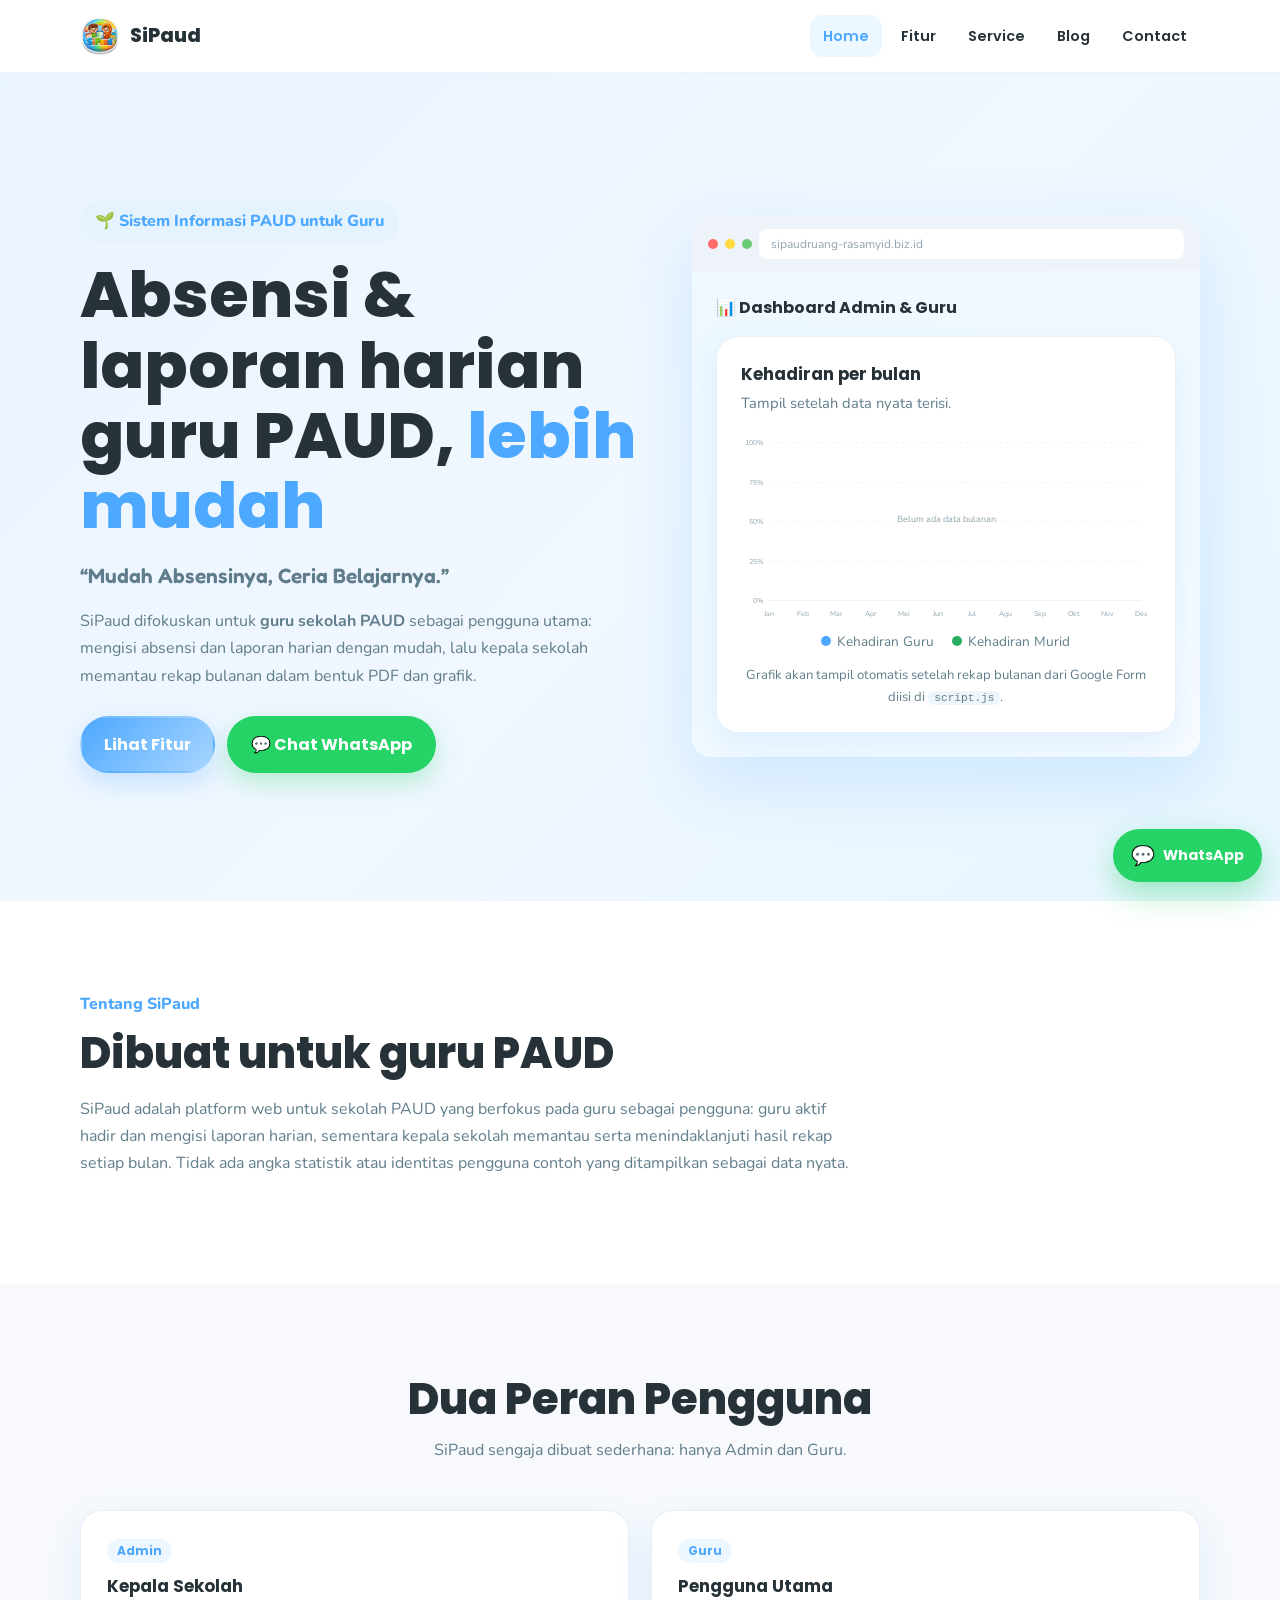
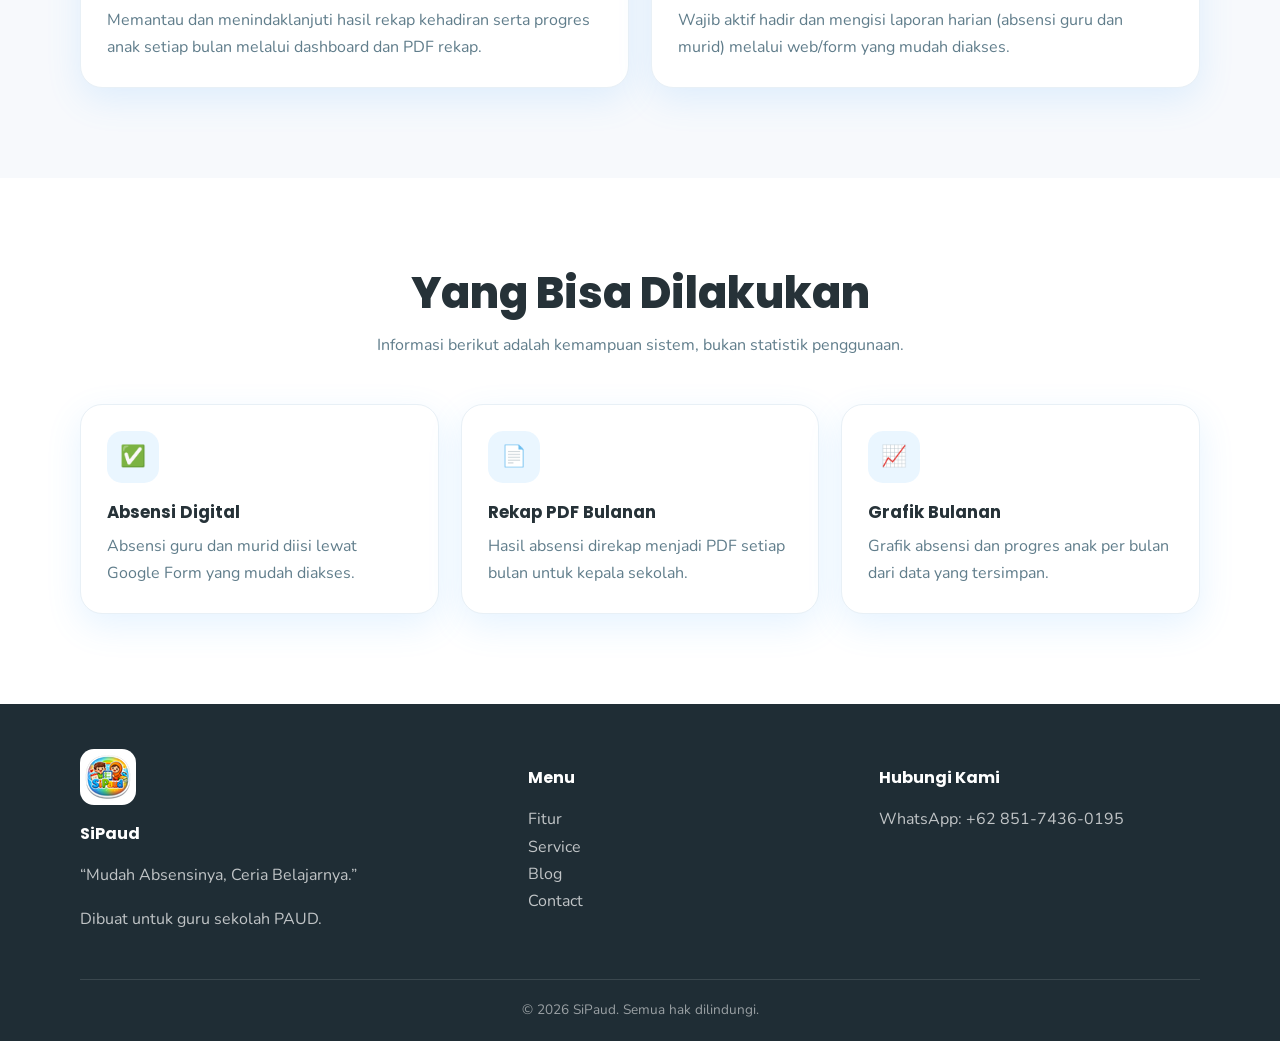
<file: index.html>
<!doctype html><html lang="id"><head><meta charset="utf-8"><meta name="viewport" content="width=device-width,initial-scale=1"><title>SiPaud | Sistem Informasi PAUD</title><meta name="description" content="SiPaud adalah platform digital untuk guru sekolah PAUD: absensi guru dan murid, laporan harian, rekap PDF bulanan, dan grafik progres per bulan."><link rel="canonical" href="https://sipaudruang-rasamyid.biz.id/"><link rel="stylesheet" href="styles.css"><link rel="icon" href="favicon.png"></head><body>
<nav class="navbar"><div class="container nav-inner"><a class="brand" href="index.html"><img class="brand-logo" src="logo.png" alt="Logo SiPaud" width="40" height="40">SiPaud</a><button class="menu-btn" aria-label="Buka menu">☰</button><div class="nav-links"><a class="active" href="index.html">Home</a><a href="fitur.html" target="_blank" rel="noopener">Fitur</a><a href="service.html" target="_blank" rel="noopener">Service</a><a href="blog.html" target="_blank" rel="noopener">Blog</a><a href="contact.html" target="_blank" rel="noopener">Contact</a></div></div></nav>
<header class="hero"><div class="container hero-grid"><div><span class="badge">🌱 Sistem Informasi PAUD untuk Guru</span><h1>Absensi &amp; laporan harian guru PAUD, <span class="highlight">lebih mudah</span></h1><p class="tagline">“Mudah Absensinya, Ceria Belajarnya.”</p><p>SiPaud difokuskan untuk <strong>guru sekolah PAUD</strong> sebagai pengguna utama: mengisi absensi dan laporan harian dengan mudah, lalu kepala sekolah memantau rekap bulanan dalam bentuk PDF dan grafik.</p><div class="buttons"><a class="btn btn-primary" href="fitur.html" target="_blank" rel="noopener">Lihat Fitur</a><a class="btn btn-wa" data-wa href="#">💬 Chat WhatsApp</a></div></div><div class="mockup"><div class="browser"><span class="dot" style="background:#ff6b6b"></span><span class="dot" style="background:#ffd93d"></span><span class="dot" style="background:#6bcb77"></span><div class="url">sipaudruang-rasamyid.biz.id</div></div><div class="screen"><div class="screen-title">📊 Dashboard Admin &amp; Guru</div><div class="chart-card"><h3>Kehadiran per bulan</h3><p>Tampil setelah data nyata terisi.</p><div class="chart" data-chart="absensi"></div></div></div></div></div></header>
<section class="section"><div class="container"><span class="eyebrow">Tentang SiPaud</span><h2 class="title" style="text-align:left">Dibuat untuk guru PAUD</h2><p style="color:var(--muted);max-width:780px">SiPaud adalah platform web untuk sekolah PAUD yang berfokus pada guru sebagai pengguna: guru aktif hadir dan mengisi laporan harian, sementara kepala sekolah memantau serta menindaklanjuti hasil rekap setiap bulan. Tidak ada angka statistik atau identitas pengguna contoh yang ditampilkan sebagai data nyata.</p></div></section>
<section class="section soft"><div class="container"><h2 class="title">Dua Peran Pengguna</h2><p class="desc">SiPaud sengaja dibuat sederhana: hanya Admin dan Guru.</p><div class="grid-2"><article class="card"><span class="role-tag">Admin</span><h3>Kepala Sekolah</h3><p>Memantau dan menindaklanjuti hasil rekap kehadiran serta progres anak setiap bulan melalui dashboard dan PDF rekap.</p></article><article class="card"><span class="role-tag">Guru</span><h3>Pengguna Utama</h3><p>Wajib aktif hadir dan mengisi laporan harian (absensi guru dan murid) melalui web/form yang mudah diakses.</p></article></div></div></section>
<section class="section"><div class="container"><h2 class="title">Yang Bisa Dilakukan</h2><p class="desc">Informasi berikut adalah kemampuan sistem, bukan statistik penggunaan.</p><div class="grid"><article class="card"><div class="icon">✅</div><h3>Absensi Digital</h3><p>Absensi guru dan murid diisi lewat Google Form yang mudah diakses.</p></article><article class="card"><div class="icon">📄</div><h3>Rekap PDF Bulanan</h3><p>Hasil absensi direkap menjadi PDF setiap bulan untuk kepala sekolah.</p></article><article class="card"><div class="icon">📈</div><h3>Grafik Bulanan</h3><p>Grafik absensi dan progres anak per bulan dari data yang tersimpan.</p></article></div></div></section>
<footer class="footer"><div class="container"><div class="footer-grid"><div><img class="footer-logo" src="logo.png" alt="Logo SiPaud" width="56" height="56"><h3>SiPaud</h3><p>“Mudah Absensinya, Ceria Belajarnya.”</p><p>Dibuat untuk guru sekolah PAUD.</p></div><div><h3>Menu</h3><p><a href="fitur.html" target="_blank" rel="noopener">Fitur</a><br><a href="service.html" target="_blank" rel="noopener">Service</a><br><a href="blog.html" target="_blank" rel="noopener">Blog</a><br><a href="contact.html" target="_blank" rel="noopener">Contact</a></p></div><div><h3>Hubungi Kami</h3><p><a data-wa href="#">WhatsApp: +62 851-7436-0195</a></p></div></div><div class="copy">© 2026 SiPaud. Semua hak dilindungi.</div></div></footer><script src="script.js"></script></body></html>
</file>
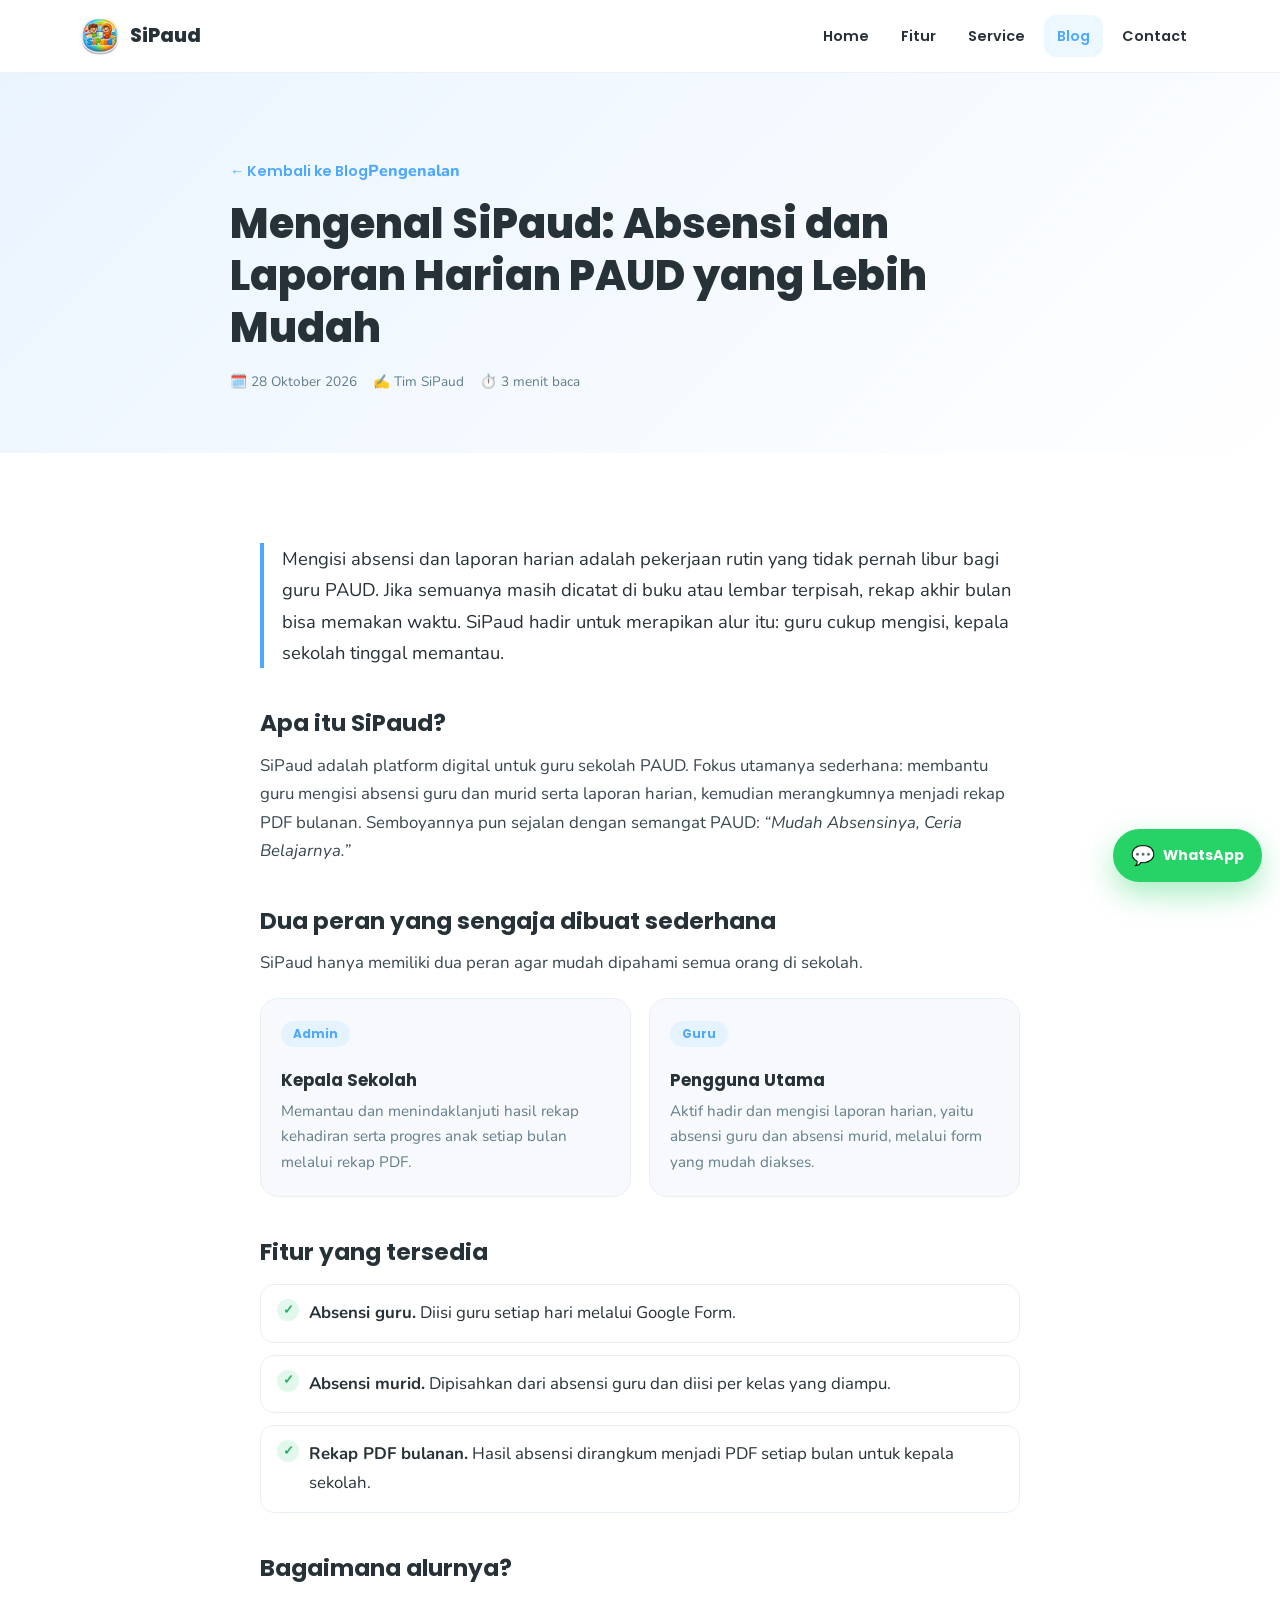
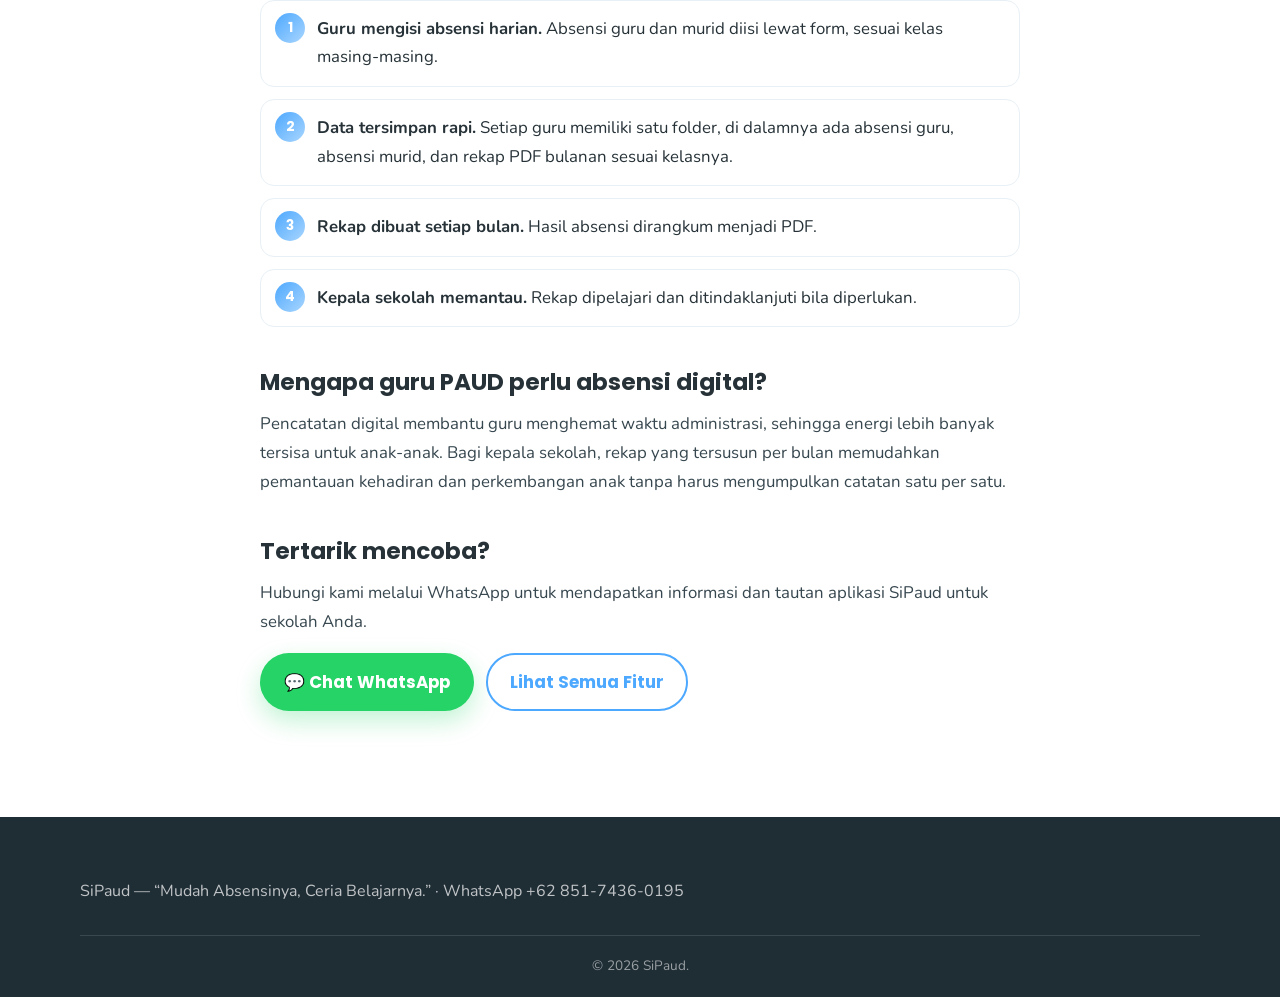
<file: artikel-mengenal-sipaud.html>
<!doctype html><html lang="id"><head><meta charset="utf-8"><meta name="viewport" content="width=device-width,initial-scale=1"><title>Mengenal SiPaud: Absensi dan Laporan Harian PAUD yang Lebih Mudah | Blog SiPaud</title><meta name="description" content="Kenali SiPaud, platform digital untuk guru PAUD: absensi guru dan murid, laporan harian, dan rekap PDF bulanan."><link rel="stylesheet" href="styles.css"><link rel="stylesheet" href="blog.css"><link rel="icon" href="favicon.png"></head><body>
<nav class="navbar"><div class="container nav-inner"><a class="brand" href="index.html"><img class="brand-logo" src="logo.png" alt="Logo SiPaud" width="40" height="40">SiPaud</a><button class="menu-btn">☰</button><div class="nav-links"><a href="index.html">Home</a><a href="fitur.html" target="_blank" rel="noopener">Fitur</a><a href="service.html" target="_blank" rel="noopener">Service</a><a class="active" href="blog.html">Blog</a><a href="contact.html" target="_blank" rel="noopener">Contact</a></div></div></nav>
<header class="page-hero"><div class="container article-head"><a class="back-link" href="blog.html">← Kembali ke Blog</a><span class="eyebrow">Pengenalan</span><h1>Mengenal SiPaud: Absensi dan Laporan Harian PAUD yang Lebih Mudah</h1><div class="article-meta"><span>🗓️ 28 Oktober 2026</span><span>✍️ Tim SiPaud</span><span>⏱️ 3 menit baca</span></div></div></header>
<section class="section"><div class="container"><article class="article">
<p class="lead">Mengisi absensi dan laporan harian adalah pekerjaan rutin yang tidak pernah libur bagi guru PAUD. Jika semuanya masih dicatat di buku atau lembar terpisah, rekap akhir bulan bisa memakan waktu. SiPaud hadir untuk merapikan alur itu: guru cukup mengisi, kepala sekolah tinggal memantau.</p>

<h2>Apa itu SiPaud?</h2>
<p>SiPaud adalah platform digital untuk guru sekolah PAUD. Fokus utamanya sederhana: membantu guru mengisi absensi guru dan murid serta laporan harian, kemudian merangkumnya menjadi rekap PDF bulanan. Semboyannya pun sejalan dengan semangat PAUD: <em>“Mudah Absensinya, Ceria Belajarnya.”</em></p>

<h2>Dua peran yang sengaja dibuat sederhana</h2>
<p>SiPaud hanya memiliki dua peran agar mudah dipahami semua orang di sekolah.</p>
<div class="role-grid">
  <div class="role-card"><span class="role-tag">Admin</span><h3>Kepala Sekolah</h3><p>Memantau dan menindaklanjuti hasil rekap kehadiran serta progres anak setiap bulan melalui rekap PDF.</p></div>
  <div class="role-card"><span class="role-tag">Guru</span><h3>Pengguna Utama</h3><p>Aktif hadir dan mengisi laporan harian, yaitu absensi guru dan absensi murid, melalui form yang mudah diakses.</p></div>
</div>

<h2>Fitur yang tersedia</h2>
<ul class="check-list">
  <li><strong>Absensi guru.</strong> Diisi guru setiap hari melalui Google Form.</li>
  <li><strong>Absensi murid.</strong> Dipisahkan dari absensi guru dan diisi per kelas yang diampu.</li>
  <li><strong>Rekap PDF bulanan.</strong> Hasil absensi dirangkum menjadi PDF setiap bulan untuk kepala sekolah.</li>
</ul>

<h2>Bagaimana alurnya?</h2>
<ol class="steps">
  <li><strong>Guru mengisi absensi harian.</strong> Absensi guru dan murid diisi lewat form, sesuai kelas masing-masing.</li>
  <li><strong>Data tersimpan rapi.</strong> Setiap guru memiliki satu folder, di dalamnya ada absensi guru, absensi murid, dan rekap PDF bulanan sesuai kelasnya.</li>
  <li><strong>Rekap dibuat setiap bulan.</strong> Hasil absensi dirangkum menjadi PDF.</li>
  <li><strong>Kepala sekolah memantau.</strong> Rekap dipelajari dan ditindaklanjuti bila diperlukan.</li>
</ol>

<h2>Mengapa guru PAUD perlu absensi digital?</h2>
<p>Pencatatan digital membantu guru menghemat waktu administrasi, sehingga energi lebih banyak tersisa untuk anak-anak. Bagi kepala sekolah, rekap yang tersusun per bulan memudahkan pemantauan kehadiran dan perkembangan anak tanpa harus mengumpulkan catatan satu per satu.</p>

<h2>Tertarik mencoba?</h2>
<p>Hubungi kami melalui WhatsApp untuk mendapatkan informasi dan tautan aplikasi SiPaud untuk sekolah Anda.</p>
<p class="article-cta"><a class="btn btn-wa" data-wa href="#">💬 Chat WhatsApp</a> <a class="btn btn-outline" href="fitur.html">Lihat Semua Fitur</a></p>
</article></div></section>
<footer class="footer"><div class="container"><p>SiPaud — “Mudah Absensinya, Ceria Belajarnya.” · <a data-wa href="#">WhatsApp +62 851-7436-0195</a></p><div class="copy">© 2026 SiPaud.</div></div></footer><script src="script.js"></script></body></html>
</file>
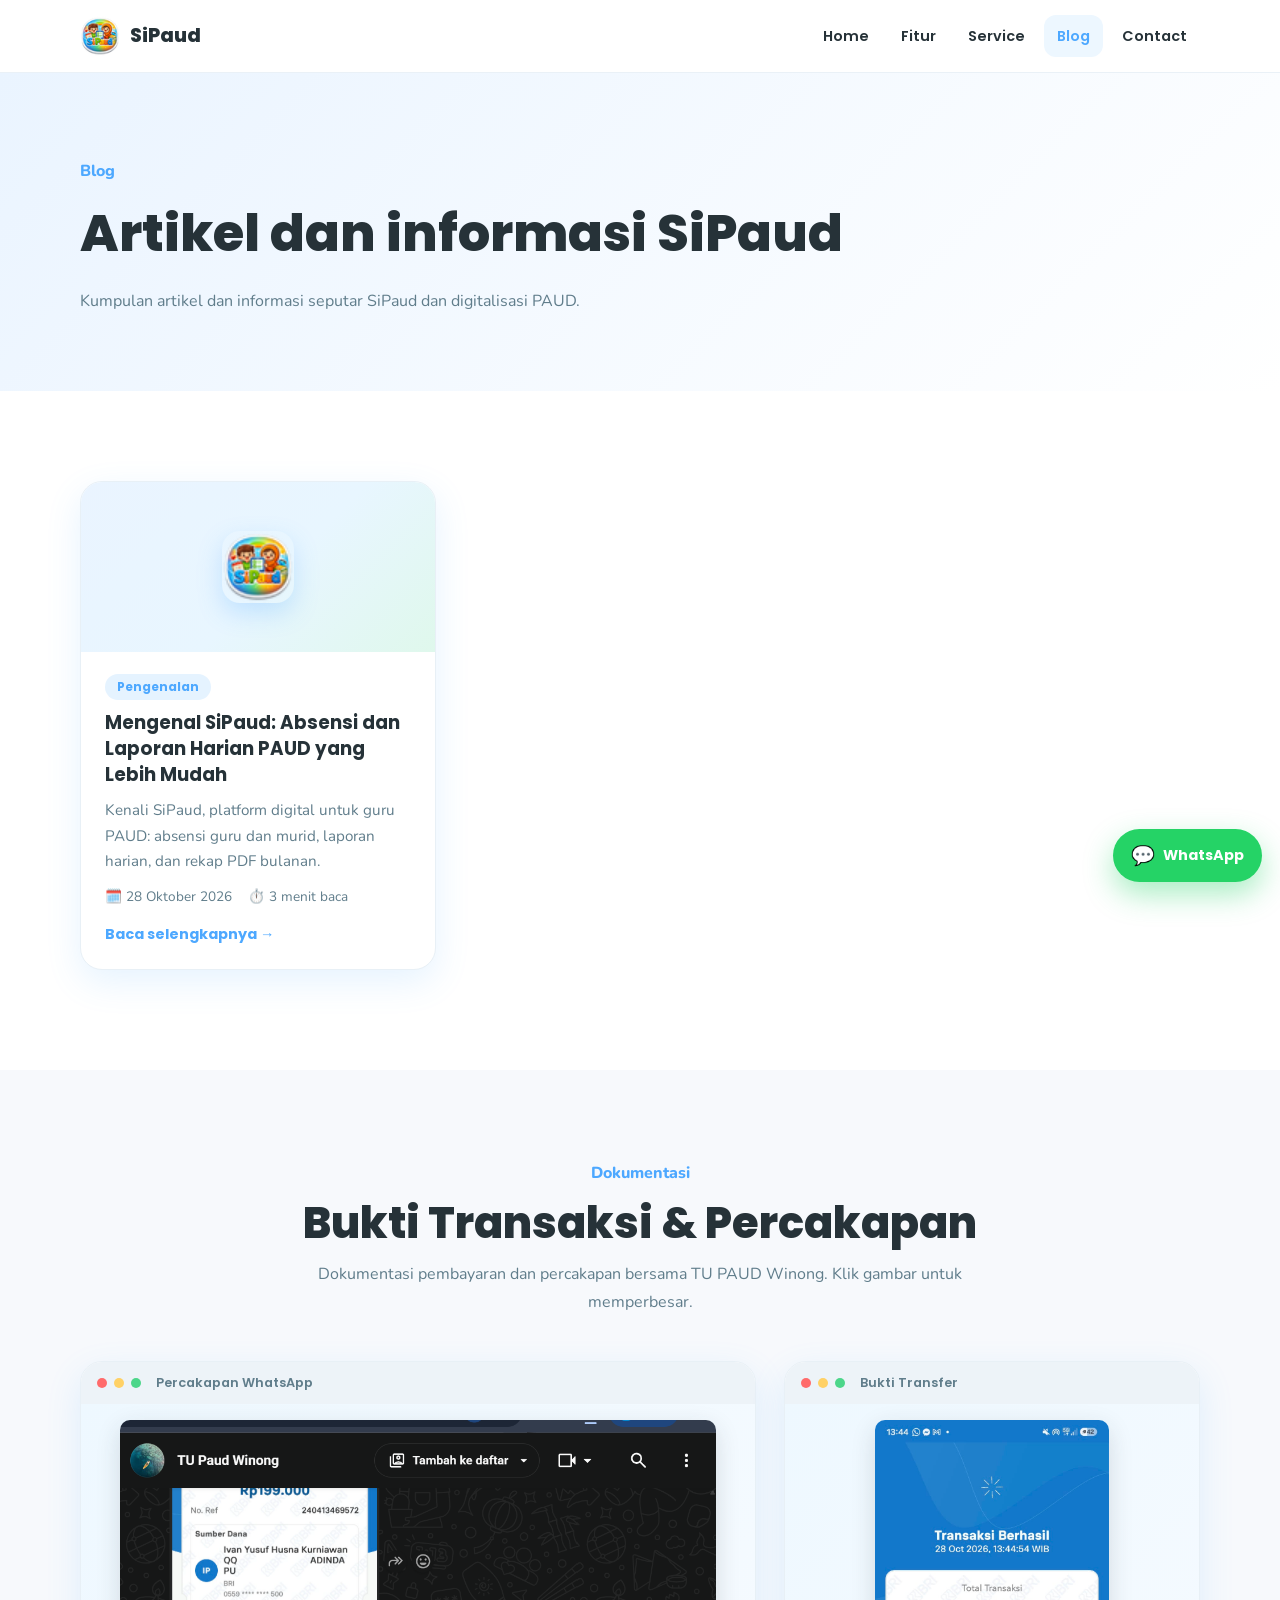
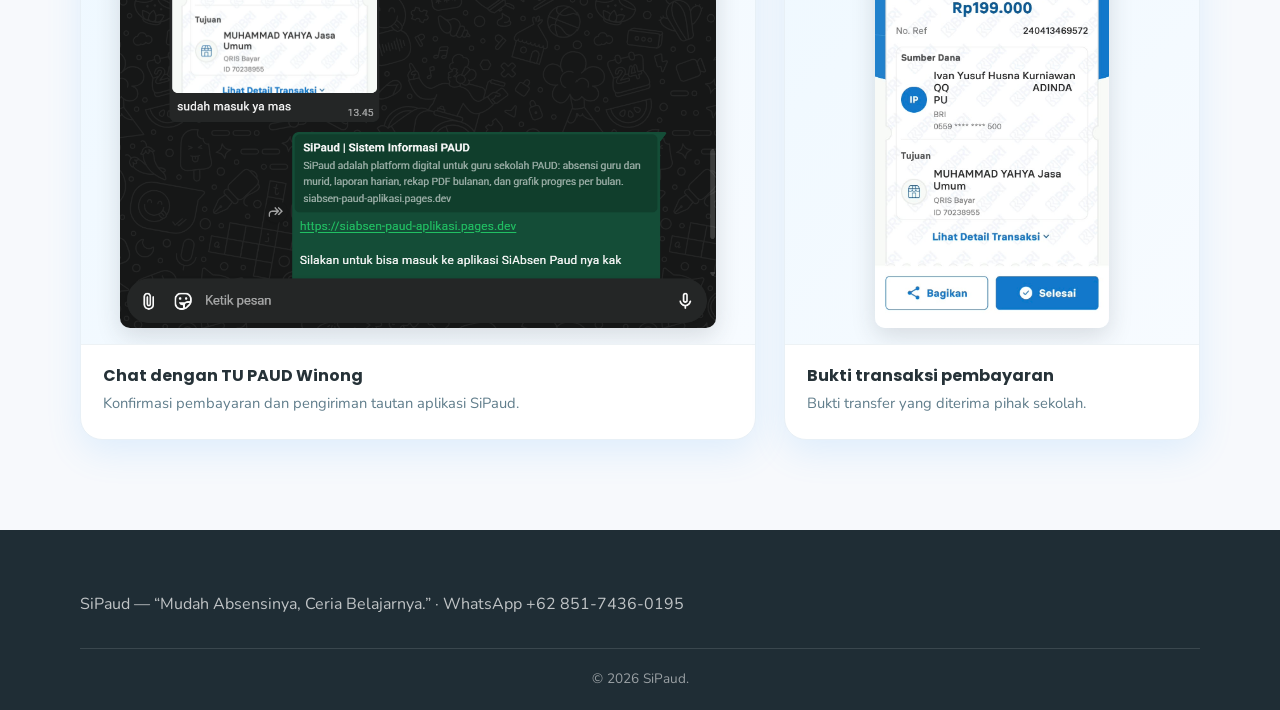
<file: blog.html>
<!doctype html><html lang="id"><head><meta charset="utf-8"><meta name="viewport" content="width=device-width,initial-scale=1"><title>Blog SiPaud</title><meta name="description" content="Blog SiPaud tentang digitalisasi PAUD."><link rel="stylesheet" href="styles.css"><link rel="stylesheet" href="blog.css"><link rel="icon" href="favicon.png"></head><body>
<nav class="navbar"><div class="container nav-inner"><a class="brand" href="index.html"><img class="brand-logo" src="logo.png" alt="Logo SiPaud" width="40" height="40">SiPaud</a><button class="menu-btn">☰</button><div class="nav-links"><a href="index.html">Home</a><a href="fitur.html" target="_blank" rel="noopener">Fitur</a><a href="service.html" target="_blank" rel="noopener">Service</a><a class="active" href="blog.html">Blog</a><a href="contact.html" target="_blank" rel="noopener">Contact</a></div></div></nav>
<header class="page-hero"><div class="container"><span class="eyebrow">Blog</span><h1>Artikel dan informasi SiPaud</h1><p>Kumpulan artikel dan informasi seputar SiPaud dan digitalisasi PAUD.</p></div></header>
<section class="section"><div class="container"><div class="post-grid">
<a class="post-card" href="artikel-mengenal-sipaud.html">
  <div class="post-thumb"><img src="logo.png" alt="" width="72" height="72"></div>
  <div class="post-body"><span class="post-tag">Pengenalan</span><h2>Mengenal SiPaud: Absensi dan Laporan Harian PAUD yang Lebih Mudah</h2><p>Kenali SiPaud, platform digital untuk guru PAUD: absensi guru dan murid, laporan harian, dan rekap PDF bulanan.</p><div class="post-meta"><span>🗓️ 28 Oktober 2026</span><span>⏱️ 3 menit baca</span></div><span class="post-more">Baca selengkapnya →</span></div>
</a>
</div></div></section>
<section class="section soft" id="bukti">
  <div class="container">
    <div style="text-align:center">
      <span class="eyebrow">Dokumentasi</span>
      <h2 class="title">Bukti Transaksi &amp; Percakapan</h2>
      <p class="desc">Dokumentasi pembayaran dan percakapan bersama TU PAUD Winong. Klik gambar untuk memperbesar.</p>
    </div>
    <div class="proof-grid">
      <figure class="proof-card">
        <div class="proof-bar"><span class="dot" style="background:#ff6b6b"></span><span class="dot" style="background:#ffd166"></span><span class="dot" style="background:#4cd68a"></span><span class="proof-label">Percakapan WhatsApp</span></div>
        <button type="button" class="proof-media" data-zoom aria-label="Perbesar gambar percakapan WhatsApp">
          <img src="image.png" alt="Percakapan WhatsApp dengan TU PAUD Winong" loading="lazy">
          <span class="proof-missing">Gambar <b>image.png</b> belum ditemukan</span>
          <span class="proof-zoom">🔍 Perbesar</span>
        </button>
        <figcaption><strong>Chat dengan TU PAUD Winong</strong><span>Konfirmasi pembayaran dan pengiriman tautan aplikasi SiPaud.</span></figcaption>
      </figure>
      <figure class="proof-card">
        <div class="proof-bar"><span class="dot" style="background:#ff6b6b"></span><span class="dot" style="background:#ffd166"></span><span class="dot" style="background:#4cd68a"></span><span class="proof-label">Bukti Transfer</span></div>
        <button type="button" class="proof-media portrait" data-zoom aria-label="Perbesar gambar bukti transaksi">
          <img src="transaksi.jpg.jpeg" alt="Bukti transaksi pembayaran" loading="lazy">
          <span class="proof-missing">Gambar <b>transaksi.jpg.jpeg</b> belum ditemukan</span>
          <span class="proof-zoom">🔍 Perbesar</span>
        </button>
        <figcaption><strong>Bukti transaksi pembayaran</strong><span>Bukti transfer yang diterima pihak sekolah.</span></figcaption>
      </figure>
    </div>
  </div>
</section>
<dialog class="proof-dialog" id="proofDialog"><button type="button" class="proof-close" aria-label="Tutup">✕</button><img alt=""></dialog>
<script>
(function(){
  var dlg=document.getElementById('proofDialog'); if(!dlg) return;
  var big=dlg.querySelector('img');
  document.querySelectorAll('.proof-media').forEach(function(btn){
    var img=btn.querySelector('img');
    img.addEventListener('error',function(){btn.classList.add('is-missing');});
    btn.addEventListener('click',function(){
      if(btn.classList.contains('is-missing')) return;
      big.src=img.currentSrc||img.src; big.alt=img.alt; dlg.showModal();
    });
  });
  dlg.addEventListener('click',function(e){ if(e.target!==big) dlg.close(); });
})();
</script>
<footer class="footer"><div class="container"><p>SiPaud — “Mudah Absensinya, Ceria Belajarnya.” · <a data-wa href="#">WhatsApp +62 851-7436-0195</a></p><div class="copy">© 2026 SiPaud.</div></div></footer><script src="script.js"></script></body></html>
</file>
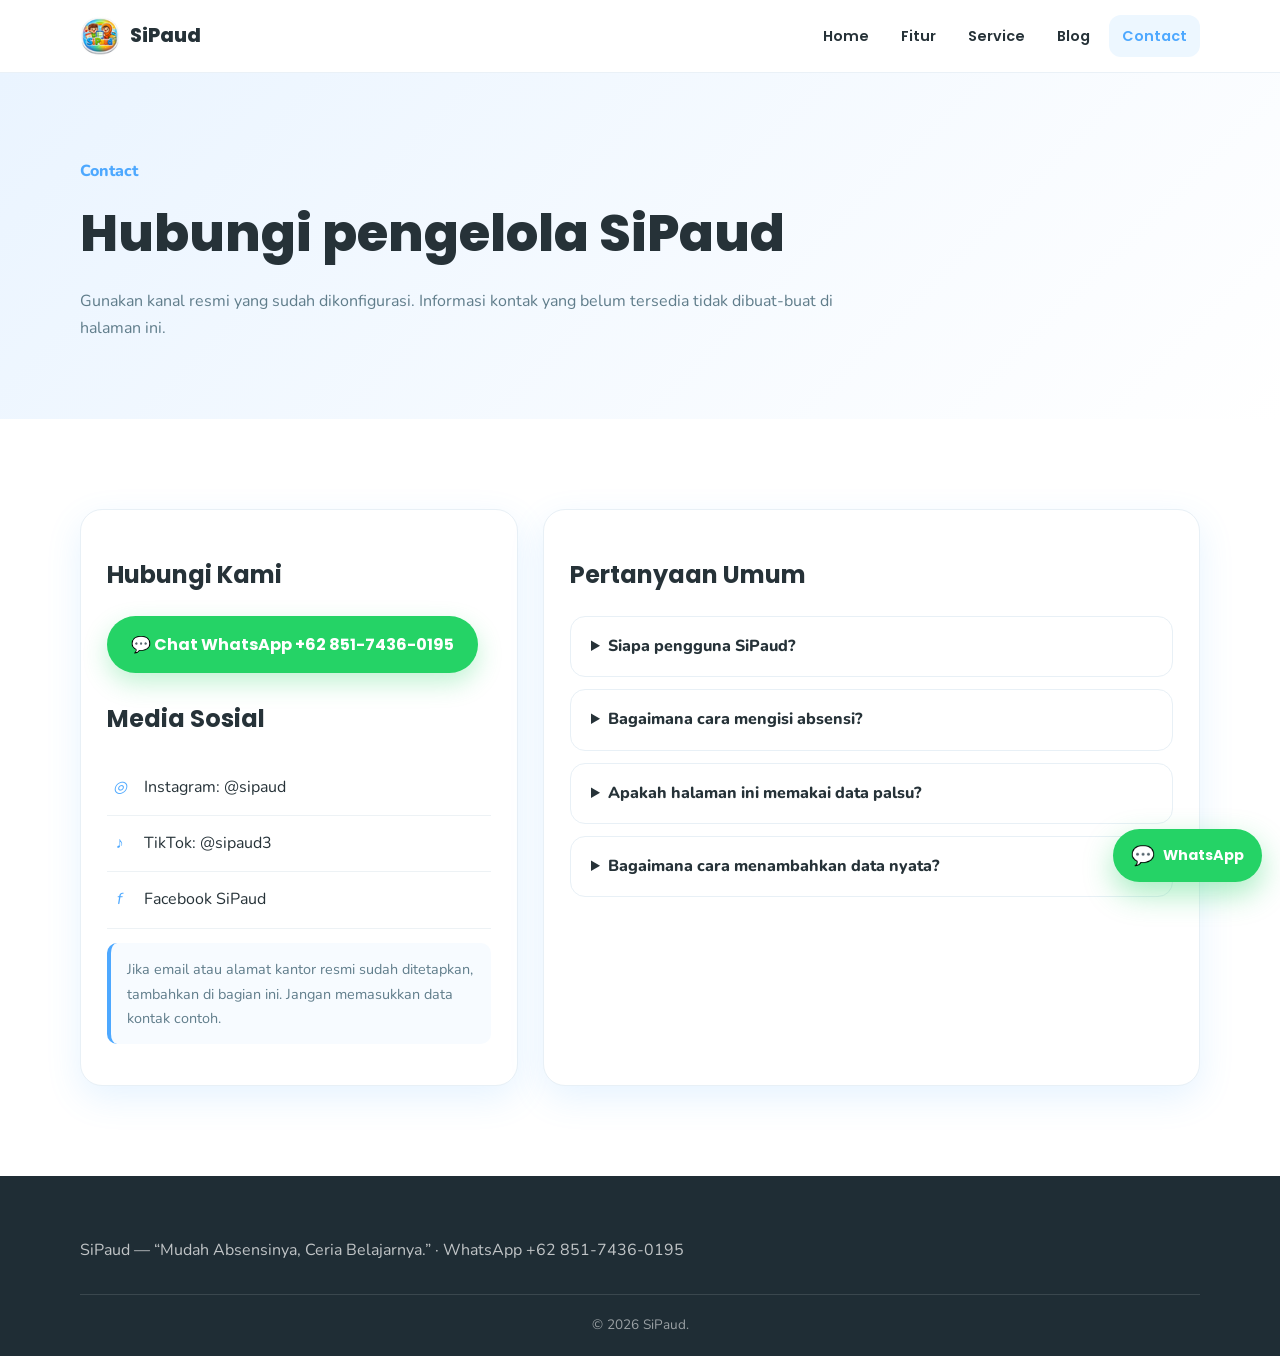
<file: contact.html>
<!doctype html><html lang="id"><head><meta charset="utf-8"><meta name="viewport" content="width=device-width,initial-scale=1"><title>Contact SiPaud</title><meta name="description" content="Kontak SiPaud."><link rel="stylesheet" href="styles.css"><link rel="icon" href="favicon.png"></head><body>
<nav class="navbar"><div class="container nav-inner"><a class="brand" href="index.html"><img class="brand-logo" src="logo.png" alt="Logo SiPaud" width="40" height="40">SiPaud</a><button class="menu-btn">☰</button><div class="nav-links"><a href="index.html">Home</a><a href="fitur.html" target="_blank" rel="noopener">Fitur</a><a href="service.html" target="_blank" rel="noopener">Service</a><a href="blog.html" target="_blank" rel="noopener">Blog</a><a class="active" href="contact.html">Contact</a></div></div></nav>
<header class="page-hero"><div class="container"><span class="eyebrow">Contact</span><h1>Hubungi pengelola SiPaud</h1><p>Gunakan kanal resmi yang sudah dikonfigurasi. Informasi kontak yang belum tersedia tidak dibuat-buat di halaman ini.</p></div></header>
<section class="section"><div class="container contact-grid"><div class="contact-box"><h2 style="font-family:Poppins">Hubungi Kami</h2><p><a class="btn btn-wa" data-wa href="#">💬 Chat WhatsApp +62 851-7436-0195</a></p><h2 style="font-family:Poppins;margin-top:26px">Media Sosial</h2><a class="contact-link" href="https://www.instagram.com/sipaud" target="_blank" rel="noopener"><i>◎</i><span>Instagram: @sipaud</span></a><a class="contact-link" href="https://www.tiktok.com/@sipaud3" target="_blank" rel="noopener"><i>♪</i><span>TikTok: @sipaud3</span></a><a class="contact-link" href="https://www.facebook.com/share/1GZfaykQ9g/" target="_blank" rel="noopener"><i>f</i><span>Facebook SiPaud</span></a><p class="note">Jika email atau alamat kantor resmi sudah ditetapkan, tambahkan di bagian ini. Jangan memasukkan data kontak contoh.</p></div><div class="contact-box"><h2 style="font-family:Poppins">Pertanyaan Umum</h2><div class="faq"><details><summary>Siapa pengguna SiPaud?</summary><p>SiPaud difokuskan untuk guru sekolah PAUD. Hanya ada dua peran: Admin (kepala sekolah) dan Guru.</p></details><details><summary>Bagaimana cara mengisi absensi?</summary><p>Guru mengisi absensi guru dan murid melalui Google Form, lalu hasilnya direkap menjadi PDF setiap bulan.</p></details><details><summary>Apakah halaman ini memakai data palsu?</summary><p>Tidak. Versi baru ini menghindari angka statistik, nama pengguna, rating, testimoni, dan klaim jumlah pengguna yang tidak memiliki sumber data.</p></details><details><summary>Bagaimana cara menambahkan data nyata?</summary><p>Isi data bulanan dan link Google Form di bagian konfigurasi script.js. Setelah data tersedia, grafik per bulan dapat ditampilkan secara dinamis.</p></details></div></div></div></section>
<footer class="footer"><div class="container"><p>SiPaud — “Mudah Absensinya, Ceria Belajarnya.” · <a data-wa href="#">WhatsApp +62 851-7436-0195</a></p><div class="copy">© 2026 SiPaud.</div></div></footer><script src="script.js"></script></body></html>
</file>
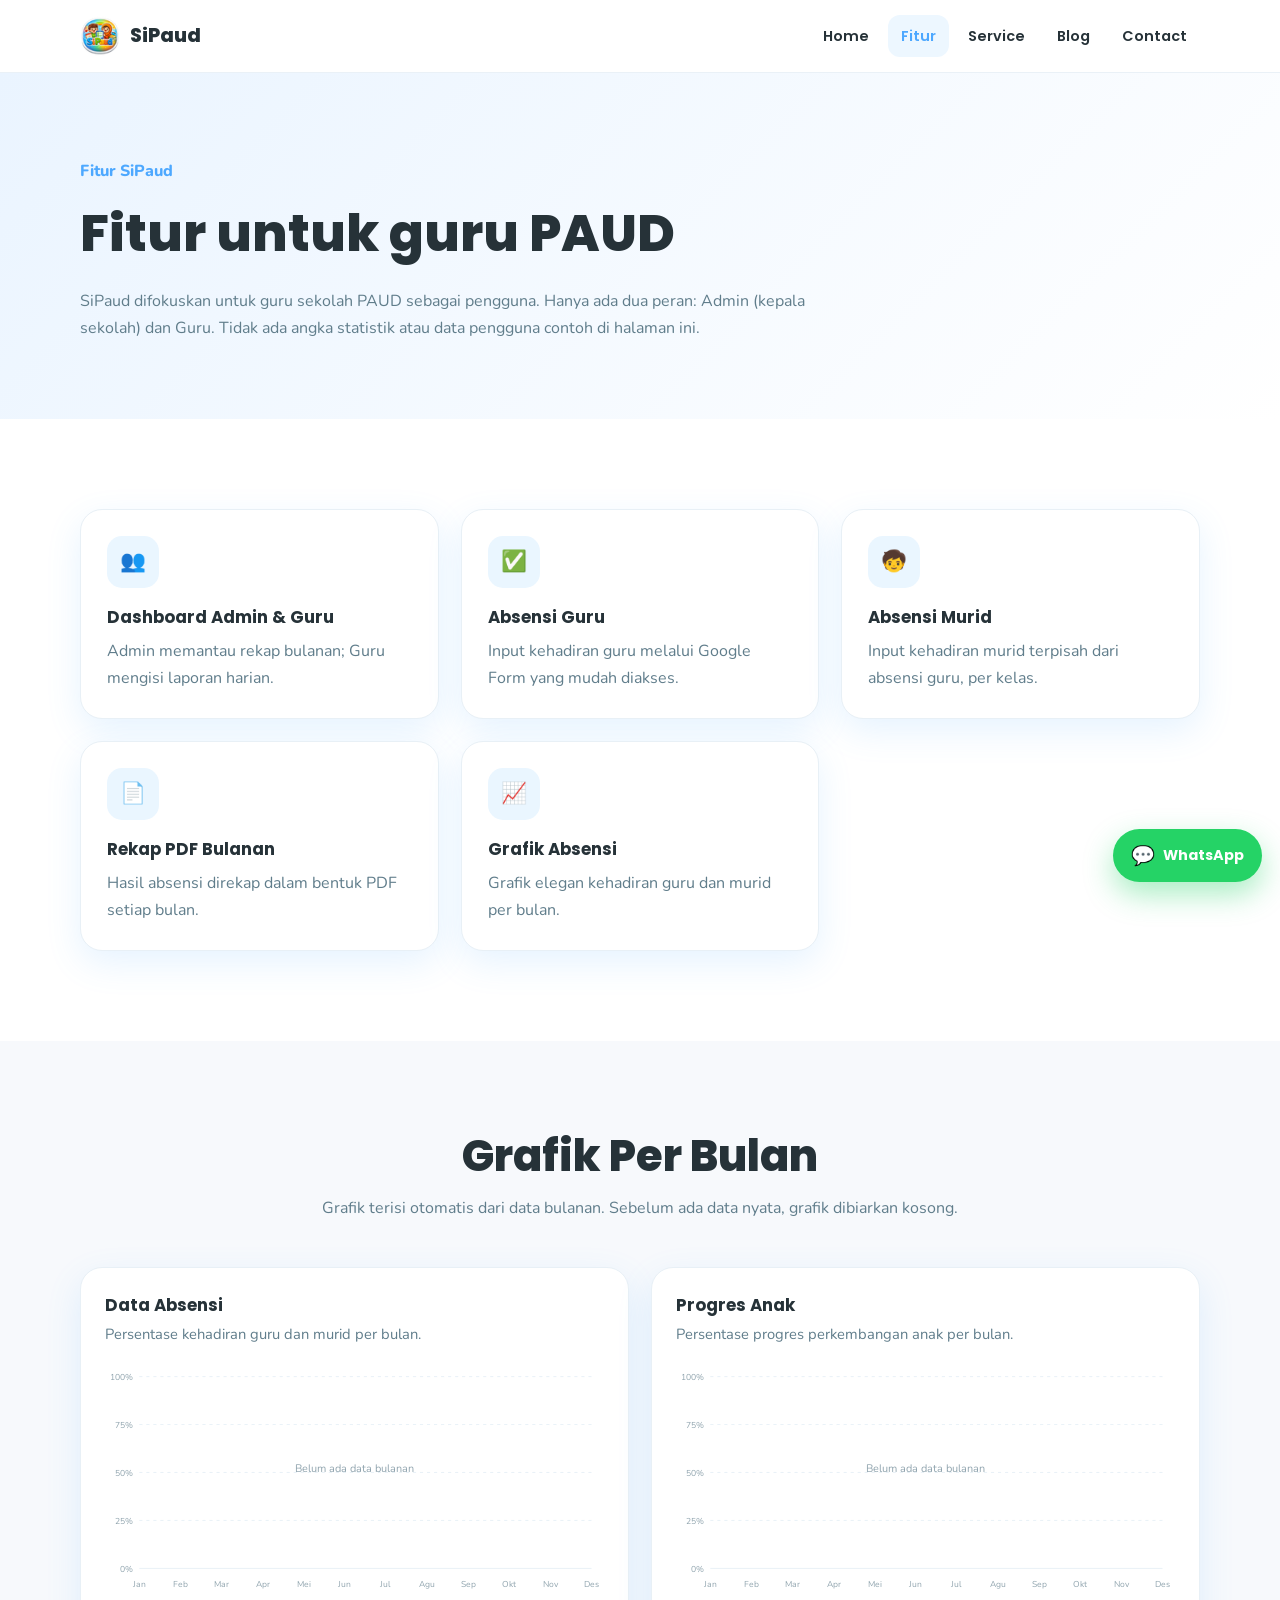
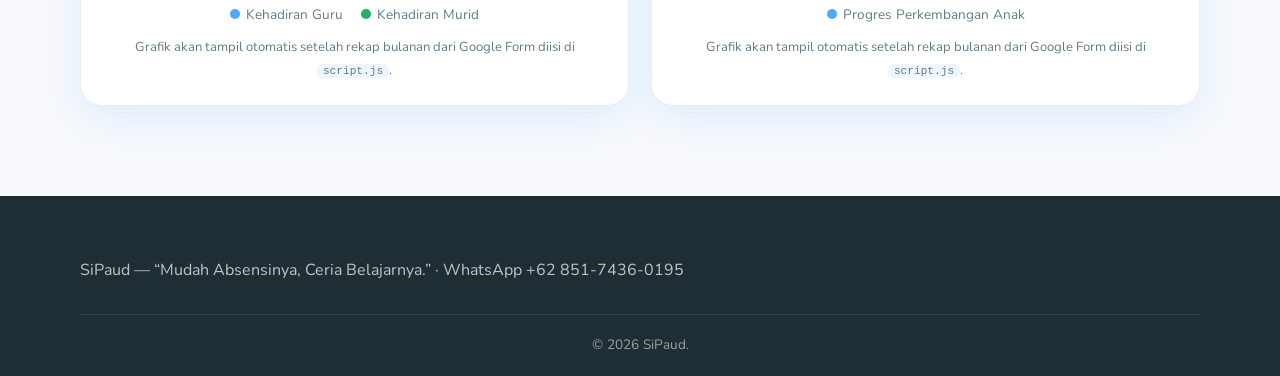
<file: fitur.html>
<!doctype html><html lang="id"><head><meta charset="utf-8"><meta name="viewport" content="width=device-width,initial-scale=1"><title>Fitur SiPaud</title><meta name="description" content="Fitur SiPaud untuk sekolah PAUD."><link rel="stylesheet" href="styles.css"><link rel="icon" href="favicon.png"></head><body>
<nav class="navbar"><div class="container nav-inner"><a class="brand" href="index.html"><img class="brand-logo" src="logo.png" alt="Logo SiPaud" width="40" height="40">SiPaud</a><button class="menu-btn">☰</button><div class="nav-links"><a href="index.html">Home</a><a class="active" href="fitur.html">Fitur</a><a href="service.html" target="_blank" rel="noopener">Service</a><a href="blog.html" target="_blank" rel="noopener">Blog</a><a href="contact.html" target="_blank" rel="noopener">Contact</a></div></div></nav>
<header class="page-hero"><div class="container"><span class="eyebrow">Fitur SiPaud</span><h1>Fitur untuk guru PAUD</h1><p>SiPaud difokuskan untuk guru sekolah PAUD sebagai pengguna. Hanya ada dua peran: Admin (kepala sekolah) dan Guru. Tidak ada angka statistik atau data pengguna contoh di halaman ini.</p></div></header>
<section class="section"><div class="container"><div class="grid"><article class="card"><div class="icon">👥</div><h3>Dashboard Admin &amp; Guru</h3><p>Admin memantau rekap bulanan; Guru mengisi laporan harian.</p></article><article class="card"><div class="icon">✅</div><h3>Absensi Guru</h3><p>Input kehadiran guru melalui Google Form yang mudah diakses.</p></article><article class="card"><div class="icon">🧒</div><h3>Absensi Murid</h3><p>Input kehadiran murid terpisah dari absensi guru, per kelas.</p></article><article class="card"><div class="icon">📄</div><h3>Rekap PDF Bulanan</h3><p>Hasil absensi direkap dalam bentuk PDF setiap bulan.</p></article><article class="card"><div class="icon">📈</div><h3>Grafik Absensi</h3><p>Grafik elegan kehadiran guru dan murid per bulan.</p></article></div></div></section>
<section class="section soft"><div class="container"><h2 class="title">Grafik Per Bulan</h2><p class="desc">Grafik terisi otomatis dari data bulanan. Sebelum ada data nyata, grafik dibiarkan kosong.</p><div class="grid-2"><div class="chart-card"><h3>Data Absensi</h3><p>Persentase kehadiran guru dan murid per bulan.</p><div class="chart" data-chart="absensi"></div></div><div class="chart-card"><h3>Progres Anak</h3><p>Persentase progres perkembangan anak per bulan.</p><div class="chart" data-chart="progres"></div></div></div></div></section>
<footer class="footer"><div class="container"><p>SiPaud — “Mudah Absensinya, Ceria Belajarnya.” · <a data-wa href="#">WhatsApp +62 851-7436-0195</a></p><div class="copy">© 2026 SiPaud.</div></div></footer><script src="script.js"></script></body></html>
</file>
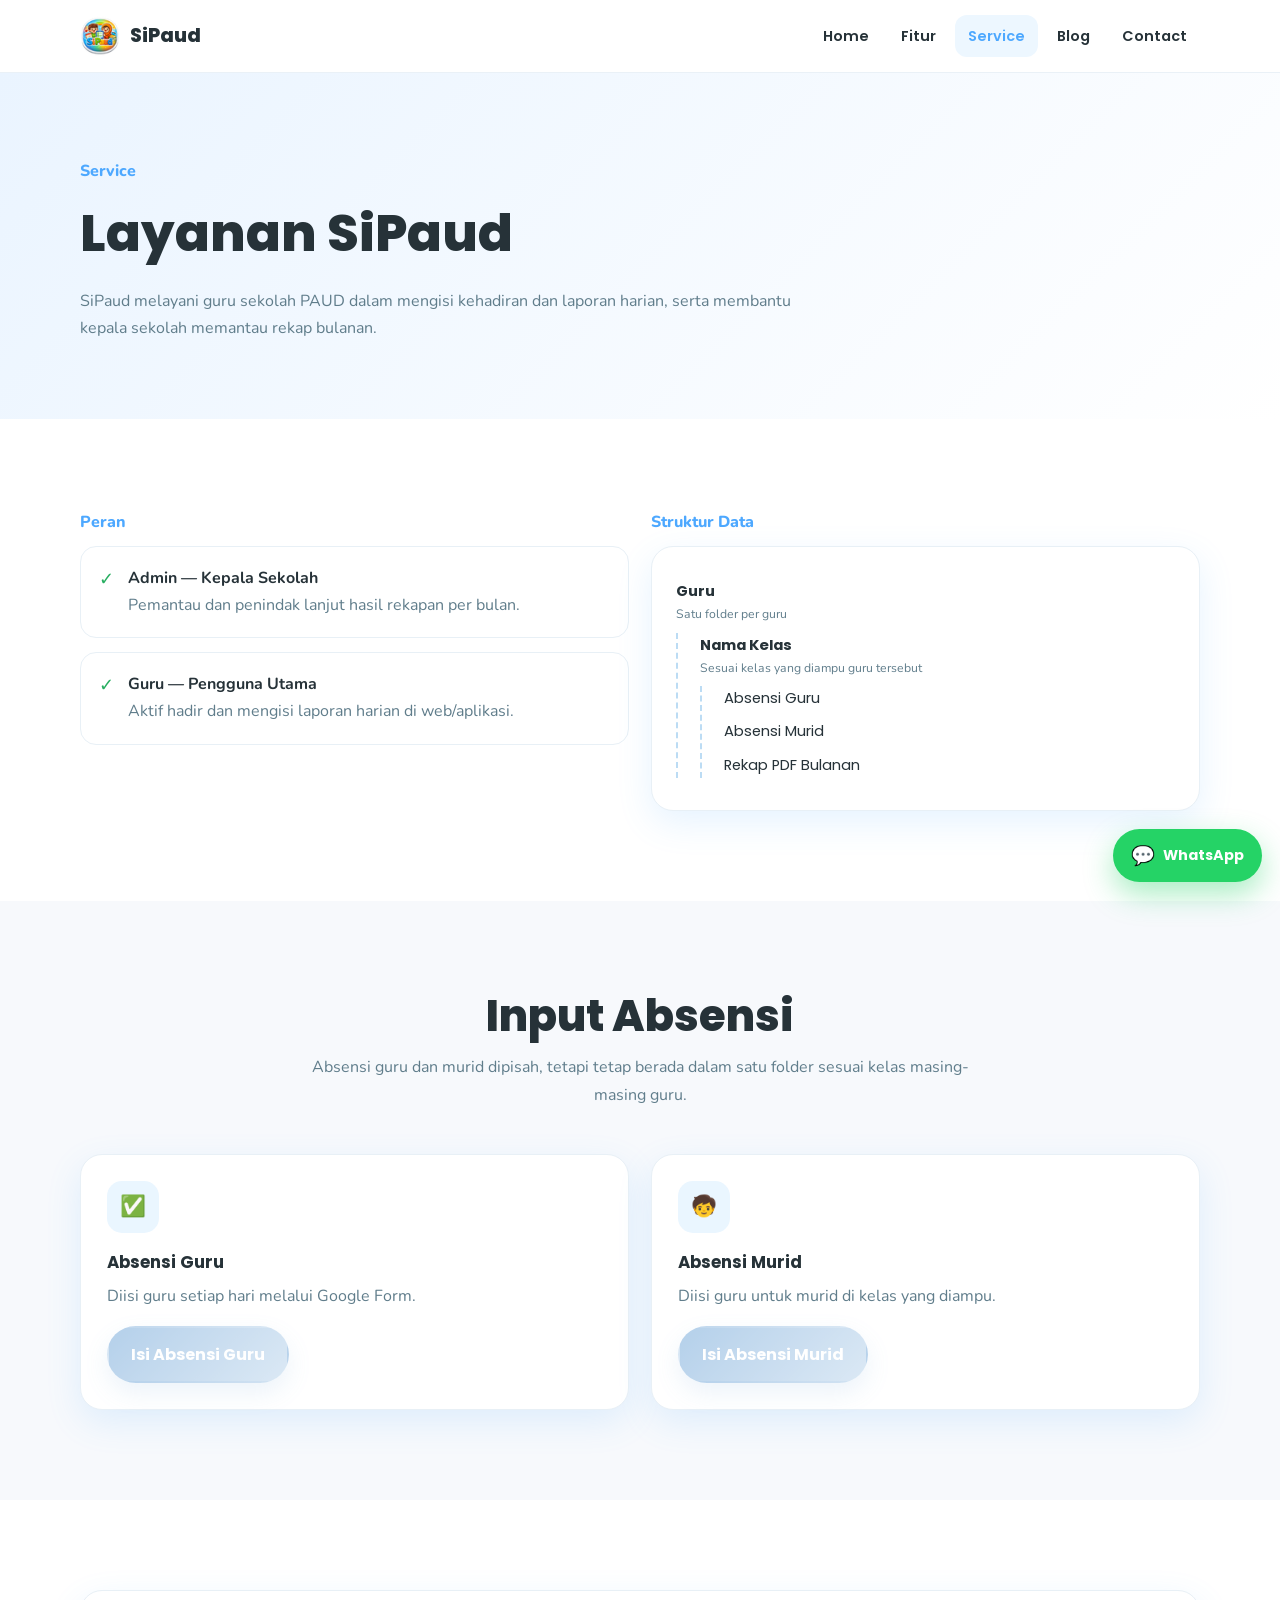
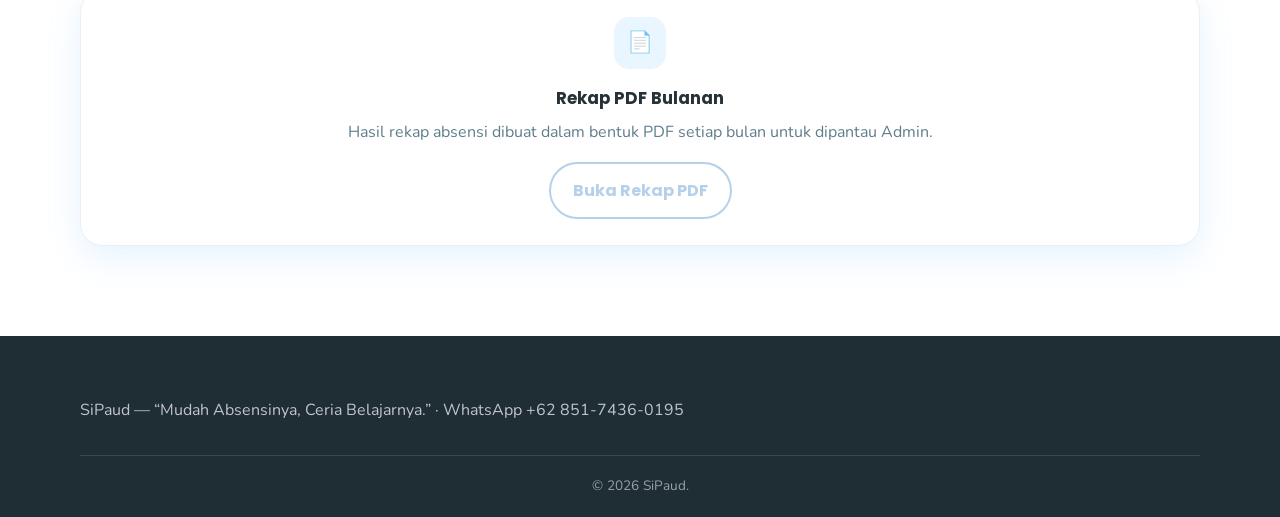
<file: service.html>
<!doctype html><html lang="id"><head><meta charset="utf-8"><meta name="viewport" content="width=device-width,initial-scale=1"><title>Service SiPaud</title><meta name="description" content="Layanan dan dukungan SiPaud untuk sekolah PAUD."><link rel="stylesheet" href="styles.css"><link rel="icon" href="favicon.png"></head><body>
<nav class="navbar"><div class="container nav-inner"><a class="brand" href="index.html"><img class="brand-logo" src="logo.png" alt="Logo SiPaud" width="40" height="40">SiPaud</a><button class="menu-btn">☰</button><div class="nav-links"><a href="index.html">Home</a><a href="fitur.html" target="_blank" rel="noopener">Fitur</a><a class="active" href="service.html">Service</a><a href="blog.html" target="_blank" rel="noopener">Blog</a><a href="contact.html" target="_blank" rel="noopener">Contact</a></div></div></nav>
<header class="page-hero"><div class="container"><span class="eyebrow">Service</span><h1>Layanan SiPaud</h1><p>SiPaud melayani guru sekolah PAUD dalam mengisi kehadiran dan laporan harian, serta membantu kepala sekolah memantau rekap bulanan.</p></div></header>
<section class="section"><div class="container"><div class="grid-2"><div><span class="eyebrow">Peran</span><div class="list"><div class="list-item"><span class="check">✓</span><div><strong>Admin — Kepala Sekolah</strong><br><span style="color:var(--muted)">Pemantau dan penindak lanjut hasil rekapan per bulan.</span></div></div><div class="list-item"><span class="check">✓</span><div><strong>Guru — Pengguna Utama</strong><br><span style="color:var(--muted)">Aktif hadir dan mengisi laporan harian di web/aplikasi.</span></div></div></div></div><div><span class="eyebrow">Struktur Data</span><div class="tree"><ul><li><strong>Guru</strong><small>Satu folder per guru</small><ul><li><strong>Nama Kelas</strong><small>Sesuai kelas yang diampu guru tersebut</small><ul><li>Absensi Guru</li><li>Absensi Murid</li><li>Rekap PDF Bulanan</li></ul></li></ul></li></ul></div></div></div></div></section>
<section class="section soft"><div class="container"><h2 class="title">Input Absensi</h2><p class="desc">Absensi guru dan murid dipisah, tetapi tetap berada dalam satu folder sesuai kelas masing-masing guru.</p><div class="grid-2"><article class="card"><div class="icon">✅</div><h3>Absensi Guru</h3><p style="margin-bottom:16px">Diisi guru setiap hari melalui Google Form.</p><a class="btn btn-primary" data-link="formAbsenGuru" href="#">Isi Absensi Guru</a></article><article class="card"><div class="icon">🧒</div><h3>Absensi Murid</h3><p style="margin-bottom:16px">Diisi guru untuk murid di kelas yang diampu.</p><a class="btn btn-primary" data-link="formAbsenMurid" href="#">Isi Absensi Murid</a></article></div></div></section>
<section class="section"><div class="container"><div class="card" style="text-align:center"><div class="icon" style="margin:0 auto 16px">📄</div><h3>Rekap PDF Bulanan</h3><p style="margin-bottom:16px">Hasil rekap absensi dibuat dalam bentuk PDF setiap bulan untuk dipantau Admin.</p><a class="btn btn-outline" data-link="rekapPdfBulanan" href="#">Buka Rekap PDF</a></div></div></section>
<footer class="footer"><div class="container"><p>SiPaud — “Mudah Absensinya, Ceria Belajarnya.” · <a data-wa href="#">WhatsApp +62 851-7436-0195</a></p><div class="copy">© 2026 SiPaud.</div></div></footer><script src="script.js"></script></body></html>
</file>
<file: styles.css>
@import url('https://fonts.googleapis.com/css2?family=Fredoka:wght@400;500;600;700&family=Nunito:wght@400;500;600;700;800&family=Poppins:wght@500;600;700;800&display=swap');
:root{--primary:#4DA8FF;--primary2:#A9D6FF;--accent:#FFE082;--mint:#B7F5D4;--bg:#fff;--soft:#F7F9FC;--text:#263238;--muted:#607D8B;--radius:22px;--shadow:0 12px 35px rgba(77,168,255,.14)}
*{box-sizing:border-box}html{scroll-behavior:smooth}body{margin:0;font-family:Nunito,sans-serif;color:var(--text);background:var(--bg);line-height:1.7}a{text-decoration:none}.container{width:min(1120px,92%);margin:auto}.navbar{position:sticky;top:0;z-index:1000;background:rgba(255,255,255,.95);backdrop-filter:blur(14px);border-bottom:1px solid #eaf1f7}.nav-inner{min-height:72px;display:flex;align-items:center;justify-content:space-between;gap:20px}.brand{display:flex;align-items:center;gap:10px;font-family:Poppins;font-weight:800;color:var(--text);font-size:1.2rem}.brand-mark{width:40px;height:40px;border-radius:12px;background:linear-gradient(135deg,var(--primary),var(--primary2));display:grid;place-items:center;color:#fff;font-weight:800}.nav-links{display:flex;align-items:center;gap:6px}.nav-links a{color:var(--text);font-family:Poppins;font-size:.9rem;font-weight:600;padding:9px 13px;border-radius:12px}.nav-links a:hover,.nav-links a.active{color:var(--primary);background:#edf7ff}.menu-btn{display:none;border:0;background:#edf7ff;color:var(--primary);border-radius:10px;padding:9px 12px;font-size:1.1rem}.hero{min-height:calc(100vh - 72px);display:flex;align-items:center;background:linear-gradient(135deg,#EAF4FF,#F0F7FF 50%,#E8F6FF);padding:80px 0;overflow:hidden}.hero-grid{display:grid;grid-template-columns:1.05fr .95fr;gap:50px;align-items:center}.badge{display:inline-flex;padding:7px 15px;border-radius:50px;background:#e5f3ff;color:var(--primary);font-weight:800;margin-bottom:18px}.hero h1{font:800 clamp(2.2rem,5vw,4rem)/1.1 Poppins;margin:0 0 18px}.highlight{color:var(--primary)}.tagline{font:600 1.3rem Fredoka;color:var(--primary)}.hero p{color:var(--muted);max-width:650px}.buttons{display:flex;gap:12px;flex-wrap:wrap;margin-top:26px}.btn{display:inline-flex;align-items:center;gap:8px;border-radius:50px;padding:13px 22px;font-family:Poppins;font-weight:700;border:2px solid transparent}.btn-primary{background:linear-gradient(135deg,var(--primary),var(--primary2));color:#fff;box-shadow:0 10px 25px rgba(77,168,255,.25)}.btn-outline{border-color:var(--primary);color:var(--primary);background:#fff}.mockup{background:#fff;border-radius:20px;box-shadow:0 25px 70px rgba(77,168,255,.2);overflow:hidden}.browser{background:#edf3f8;padding:12px 16px;display:flex;align-items:center;gap:7px}.dot{width:10px;height:10px;border-radius:50%}.url{flex:1;background:#fff;border-radius:8px;padding:5px 12px;color:#90a4ae;font-size:.75rem}.screen{padding:24px;background:linear-gradient(135deg,#eef8ff,#f7fbff);min-height:330px}.screen-title{font:700 1rem Poppins;margin-bottom:16px}.empty-card{background:#fff;border:1px dashed #bcdcf4;border-radius:16px;padding:24px;text-align:center;color:var(--muted)}.empty-icon{font-size:2rem;color:var(--primary);margin-bottom:8px}.section{padding:90px 0}.soft{background:var(--soft)}.eyebrow{display:inline-block;color:var(--primary);font-weight:800;margin-bottom:10px}.title{text-align:center;font:800 clamp(1.8rem,4vw,2.7rem)/1.2 Poppins;margin:0 0 12px}.desc{text-align:center;color:var(--muted);max-width:700px;margin:0 auto 45px}.grid{display:grid;grid-template-columns:repeat(3,1fr);gap:22px}.card{background:#fff;border:1px solid #e8f0f6;border-radius:var(--radius);padding:26px;box-shadow:var(--shadow)}.icon{width:52px;height:52px;border-radius:15px;background:#eaf6ff;color:var(--primary);display:grid;place-items:center;font-size:1.3rem;margin-bottom:16px}.card h3{font:700 1.05rem Poppins;margin:0 0 8px}.card p{color:var(--muted);margin:0}.page-hero{padding:85px 0 60px;background:linear-gradient(135deg,#EAF4FF,#fff)}.page-hero h1{font:800 clamp(2rem,4vw,3.2rem) Poppins;margin:0 0 12px}.page-hero p{color:var(--muted);max-width:760px}.list{display:grid;gap:14px}.list-item{display:flex;gap:14px;align-items:flex-start;padding:18px;border-radius:16px;background:#fff;border:1px solid #e8f0f6}.check{color:#27AE60;font-size:1.1rem}.blog-placeholder{padding:45px;text-align:center;background:#fff;border:1px dashed #bcdcf4;border-radius:20px;color:var(--muted)}.contact-grid{display:grid;grid-template-columns:.8fr 1.2fr;gap:25px}.contact-box{background:#fff;border:1px solid #e8f0f6;border-radius:var(--radius);padding:26px;box-shadow:var(--shadow)}.contact-link{display:flex;gap:12px;align-items:center;padding:14px 0;border-bottom:1px solid #edf2f5;color:var(--text)}.contact-link:last-child{border-bottom:0}.contact-link i{color:var(--primary);width:25px;text-align:center}.note{font-size:.9rem;color:var(--muted);background:#f7fbff;border-left:4px solid var(--primary);padding:14px 16px;border-radius:10px}.footer{background:#1f2d35;color:#fff;padding:45px 0 20px}.footer-grid{display:grid;grid-template-columns:1.3fr 1fr 1fr;gap:30px}.footer h3{font:700 1rem Poppins}.footer p,.footer a{color:rgba(255,255,255,.72)}.footer a:hover{color:#fff}.copy{text-align:center;border-top:1px solid rgba(255,255,255,.12);margin-top:30px;padding-top:18px;color:rgba(255,255,255,.55);font-size:.85rem}.faq{max-width:850px;margin:auto}.faq details{background:#fff;border:1px solid #e8f0f6;border-radius:15px;padding:16px 20px;margin-bottom:12px}.faq summary{font-weight:800;cursor:pointer}.mobile-note{display:none}
@media(max-width:850px){.nav-links{display:none;position:absolute;top:72px;left:4%;right:4%;background:#fff;padding:12px;border-radius:16px;box-shadow:var(--shadow);flex-direction:column;align-items:stretch}.nav-links.open{display:flex}.nav-links a{display:block}.menu-btn{display:block}.hero-grid,.contact-grid{grid-template-columns:1fr}.grid{grid-template-columns:1fr 1fr}.footer-grid{grid-template-columns:1fr}.hero{padding:55px 0}.mobile-note{display:block;margin-top:10px;font-size:.8rem;color:var(--muted)}}@media(max-width:560px){.grid{grid-template-columns:1fr}.nav-inner{min-height:65px}.hero h1{font-size:2.1rem}.section{padding:65px 0}}
.brand-logo{width:40px;height:40px;border-radius:12px;object-fit:contain;display:block}
.footer-logo{width:56px;height:56px;border-radius:14px;background:#fff;padding:4px;margin-bottom:10px;display:block}
.btn.disabled{opacity:.5;pointer-events:none;filter:grayscale(.4)}
.btn-wa{background:#25D366;color:#fff;box-shadow:0 10px 25px rgba(37,211,102,.28)}
.wa-float{position:fixed;right:18px;bottom:18px;z-index:1200;display:flex;align-items:center;gap:8px;background:#25D366;color:#fff;font:700 .9rem Poppins;padding:12px 18px;border-radius:50px;box-shadow:0 12px 30px rgba(37,211,102,.4)}
.wa-float:hover{transform:translateY(-2px)}.wa-ico{font-size:1.2rem}
.grid-2{display:grid;grid-template-columns:1fr 1fr;gap:22px}
.chart-card{background:#fff;border:1px solid #e8f0f6;border-radius:var(--radius);padding:24px;box-shadow:var(--shadow)}
.chart-card h3{font:700 1.05rem Poppins;margin:0 0 4px}.chart-card>p{color:var(--muted);margin:0 0 14px;font-size:.92rem}
.chart svg{width:100%;height:auto;display:block}
.legend{display:flex;gap:18px;flex-wrap:wrap;justify-content:center;font-size:.85rem;color:var(--muted);margin-top:8px}
.legend i{display:inline-block;width:10px;height:10px;border-radius:50%;margin-right:6px}
.chart-note{font-size:.82rem;color:var(--muted);text-align:center;margin:10px 0 0}
.tree{background:#fff;border:1px solid #e8f0f6;border-radius:var(--radius);padding:24px;box-shadow:var(--shadow);font-family:Poppins;font-size:.92rem}
.tree ul{list-style:none;margin:6px 0 0;padding-left:22px;border-left:2px dashed #bcdcf4}.tree>ul{border:0;padding-left:0}.tree li{margin:8px 0;color:var(--text)}.tree small{display:block;color:var(--muted);font-family:Nunito}
.role-tag{display:inline-block;font:700 .75rem Poppins;padding:3px 10px;border-radius:50px;background:#edf7ff;color:var(--primary);margin-bottom:10px}
code{background:#eef5fb;padding:1px 6px;border-radius:6px;font-size:.85em}
@media(max-width:850px){.grid-2{grid-template-columns:1fr}.wa-text{display:none}.wa-float{padding:14px}}
@media(max-width:560px){.grid.two-col-mobile{grid-template-columns:1fr}}
</file>
<file: blog.css>
/* ===== Bukti transaksi ===== */
.proof-grid{display:grid;grid-template-columns:1.3fr .8fr;gap:28px;align-items:stretch}
.proof-card{margin:0;display:flex;flex-direction:column;background:#fff;border:1px solid #e8f0f6;border-radius:var(--radius);box-shadow:var(--shadow);overflow:hidden;transition:transform .25s,box-shadow .25s}
.proof-card:hover{transform:translateY(-4px);box-shadow:0 18px 45px rgba(77,168,255,.22)}
.proof-bar{display:flex;align-items:center;gap:7px;background:#edf3f8;padding:12px 16px}
.proof-label{margin-left:8px;font:600 .8rem Poppins;color:var(--muted)}
.proof-media{position:relative;display:flex;align-items:center;justify-content:center;width:100%;height:540px;padding:16px;border:0;background:linear-gradient(135deg,#eef8ff,#f7fbff);cursor:zoom-in;overflow:hidden}
.proof-media img{max-width:100%;max-height:100%;width:auto;height:auto;object-fit:contain;border-radius:10px;box-shadow:0 8px 24px rgba(38,50,56,.15)}
.proof-zoom{position:absolute;right:14px;bottom:14px;background:rgba(38,50,56,.82);color:#fff;font:600 .78rem Poppins;padding:6px 12px;border-radius:50px;opacity:0;transform:translateY(6px);transition:.2s}
.proof-media:hover .proof-zoom,.proof-media:focus-visible .proof-zoom{opacity:1;transform:none}
.proof-media:focus-visible{outline:3px solid var(--primary);outline-offset:-3px}
.proof-missing{display:none;text-align:center;color:var(--muted);border:1px dashed #bcdcf4;border-radius:14px;padding:30px 20px;background:#fff}
.proof-media.is-missing{cursor:default}
.proof-media.is-missing img,.proof-media.is-missing .proof-zoom{display:none}
.proof-media.is-missing .proof-missing{display:block}
.proof-card figcaption{padding:18px 22px 22px;border-top:1px solid #edf2f5}
.proof-card figcaption strong{display:block;font:700 1rem Poppins;margin-bottom:2px}
.proof-card figcaption span{color:var(--muted);font-size:.92rem}
.proof-dialog{border:0;padding:0;background:transparent;max-width:94vw;max-height:94vh;overflow:visible}
.proof-dialog::backdrop{background:rgba(20,30,36,.82);backdrop-filter:blur(4px)}
.proof-dialog img{display:block;max-width:94vw;max-height:90vh;border-radius:14px;background:#fff;box-shadow:0 25px 70px rgba(0,0,0,.5)}
.proof-close{position:absolute;top:-14px;right:-14px;width:38px;height:38px;border:0;border-radius:50%;background:#fff;color:var(--text);font-size:1rem;cursor:pointer;box-shadow:0 6px 18px rgba(0,0,0,.3);z-index:2}
@media(max-width:850px){.proof-grid{grid-template-columns:1fr}.proof-media{height:360px}.proof-media.portrait{height:520px}}
@media(max-width:560px){.proof-media{height:280px;padding:12px}.proof-media.portrait{height:460px}.proof-close{top:8px;right:8px}}

/* ===== Blog: daftar & artikel ===== */
.post-grid{display:grid;grid-template-columns:repeat(auto-fill,minmax(320px,1fr));gap:26px;margin-bottom:10px}
.post-card{display:flex;flex-direction:column;background:#fff;border:1px solid #e8f0f6;border-radius:var(--radius);box-shadow:var(--shadow);overflow:hidden;color:var(--text);transition:transform .25s,box-shadow .25s}
.post-card:hover{transform:translateY(-4px);box-shadow:0 18px 45px rgba(77,168,255,.22)}
.post-thumb{display:grid;place-items:center;height:170px;background:linear-gradient(135deg,#EAF4FF,#E8F6FF 55%,#DFF8EC)}
.post-thumb img{width:72px;height:72px;border-radius:18px;box-shadow:0 10px 25px rgba(77,168,255,.25)}
.post-body{display:flex;flex-direction:column;gap:10px;padding:22px 24px 24px;flex:1}
.post-tag{align-self:flex-start;background:#e5f3ff;color:var(--primary);font:700 .75rem Poppins;padding:4px 12px;border-radius:50px}
.post-body h2{font:700 1.15rem/1.4 Poppins;margin:0}
.post-body p{color:var(--muted);margin:0;font-size:.95rem}
.post-meta,.article-meta{display:flex;flex-wrap:wrap;gap:6px 16px;color:var(--muted);font-size:.85rem}
.post-more{margin-top:auto;padding-top:6px;color:var(--primary);font:700 .9rem Poppins}
.article-head{max-width:820px}
.back-link{display:inline-block;margin-bottom:16px;color:var(--primary);font:600 .9rem Poppins}
.back-link:hover{text-decoration:underline}
.article-head h1{font:800 clamp(1.7rem,4vw,2.6rem)/1.25 Poppins;margin:0 0 16px}
.article{max-width:760px;margin:auto;font-size:1.05rem}
.article .lead{font-size:1.15rem;color:var(--text);border-left:4px solid var(--primary);padding-left:18px;margin:0 0 34px}
.article h2{font:700 1.45rem/1.35 Poppins;margin:40px 0 12px}
.article p{margin:0 0 16px;color:#37474f}
.role-grid{display:grid;grid-template-columns:1fr 1fr;gap:18px;margin:20px 0 10px}
.role-card{background:var(--soft);border:1px solid #e8f0f6;border-radius:18px;padding:20px}
.role-card h3{font:700 1.05rem Poppins;margin:10px 0 6px}
.role-card p{margin:0;font-size:.95rem;color:var(--muted)}
.role-tag{display:inline-block;background:#e5f3ff;color:var(--primary);font:700 .75rem Poppins;padding:4px 12px;border-radius:50px}
.check-list{list-style:none;padding:0;margin:16px 0;display:grid;gap:12px}
.check-list li{position:relative;padding:14px 16px 14px 48px;background:#fff;border:1px solid #e8f0f6;border-radius:14px}
.check-list li::before{content:"✓";position:absolute;left:16px;top:14px;width:22px;height:22px;border-radius:50%;background:#e3f8ec;color:#27AE60;display:grid;place-items:center;font-weight:800;font-size:.8rem}
.steps{list-style:none;counter-reset:s;padding:0;margin:16px 0;display:grid;gap:12px}
.steps li{counter-increment:s;position:relative;padding:14px 16px 14px 56px;background:#fff;border:1px solid #e8f0f6;border-radius:14px}
.steps li::before{content:counter(s);position:absolute;left:14px;top:12px;width:30px;height:30px;border-radius:50%;background:linear-gradient(135deg,var(--primary),var(--primary2));color:#fff;display:grid;place-items:center;font:700 .85rem Poppins}
.callout{background:#f7fbff;border-left:4px solid var(--primary);border-radius:12px;padding:16px 20px;margin:26px 0;color:var(--muted);font-size:.98rem}
.article-cta{display:flex;flex-wrap:wrap;gap:12px;margin-top:22px}
@media(max-width:560px){.role-grid{grid-template-columns:1fr}.post-grid{grid-template-columns:1fr}.article{font-size:1rem}}
</file>
